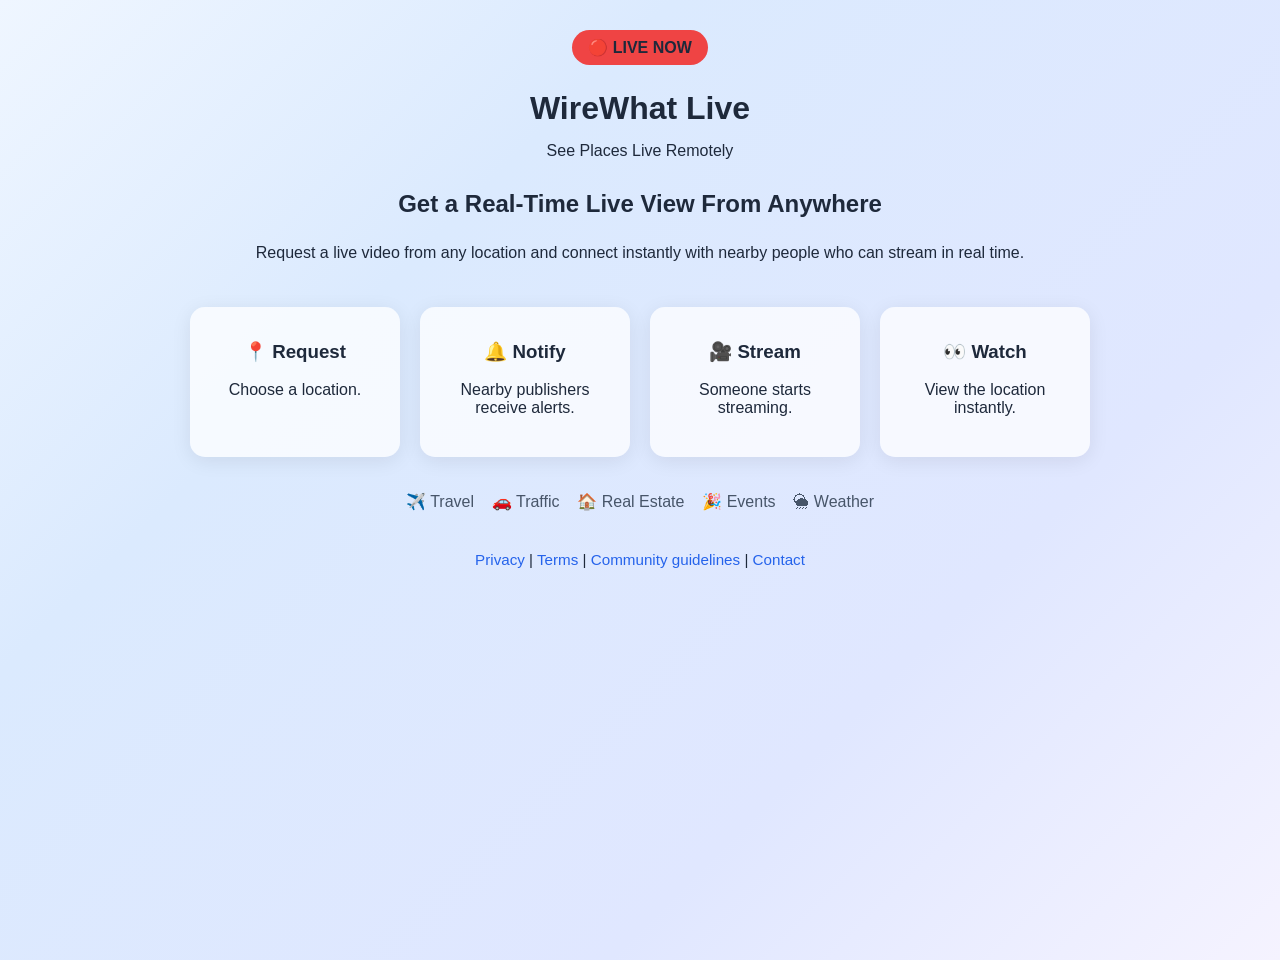
<file: index.html>
<!DOCTYPE html>
<html lang="en">
<head>
    <meta charset="UTF-8">
    <meta name="viewport" content="width=device-width, initial-scale=1.0">
    <title>WireWhat Live</title>
    <link rel="stylesheet" href="style.css">
</head>
<body>

<div class="landing">

    <div class="live-badge">
        🔴 LIVE NOW
    </div>

    <h1>WireWhat Live</h1>

    <p class="tagline">
        See Places Live Remotely
    </p>

    <h2>Get a Real-Time Live View From Anywhere</h2>

    <p class="intro">
        Request a live video from any location and connect instantly with nearby people who can stream in real time.
    </p>

    <div class="cards">

        <div class="card">
            <h3>📍 Request</h3>
            <p>Choose a location.</p>
        </div>

        <div class="card">
            <h3>🔔 Notify</h3>
            <p>Nearby publishers receive alerts.</p>
        </div>

        <div class="card">
            <h3>🎥 Stream</h3>
            <p>Someone starts streaming.</p>
        </div>

        <div class="card">
            <h3>👀 Watch</h3>
            <p>View the location instantly.</p>
        </div>

    </div>

    <div class="usecases">
        ✈️ Travel &nbsp;&nbsp;
        🚗 Traffic &nbsp;&nbsp;
        🏠 Real Estate &nbsp;&nbsp;
        🎉 Events &nbsp;&nbsp;
        🌦 Weather
    </div>


    <footer>
        <a href="privacy.html">Privacy</a> |
        <a href="terms.html">Terms</a> |
        <a href="community.html">Community guidelines</a> |
        <a href="mailto:support@wishlandtechnology.com">Contact</a>
    </footer>

</div>

</body>
</html>
</file>
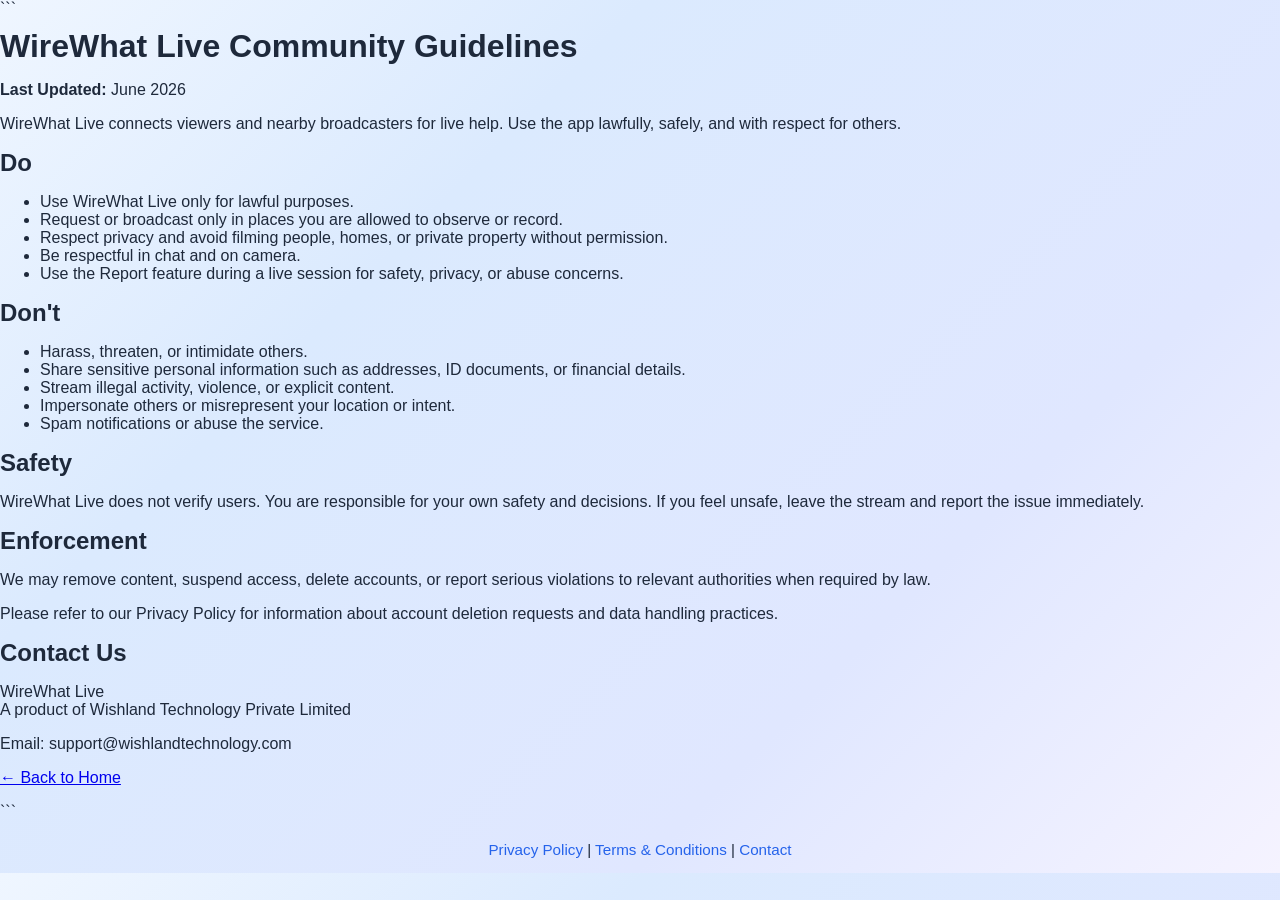
<file: community.html>
<!DOCTYPE html>

<html lang="en">
<head>
    <meta charset="UTF-8">
    <meta name="viewport" content="width=device-width, initial-scale=1.0">
    <title>WireWhat Live Community Guidelines</title>
    <link rel="stylesheet" href="style.css">
</head>
<body>

<div class="container page">

```
<h1>WireWhat Live Community Guidelines</h1>

<p><strong>Last Updated:</strong> June 2026</p>

<p>
    WireWhat Live connects viewers and nearby broadcasters for live help.
    Use the app lawfully, safely, and with respect for others.
</p>

<h2>Do</h2>

<ul>
    <li>Use WireWhat Live only for lawful purposes.</li>
    <li>Request or broadcast only in places you are allowed to observe or record.</li>
    <li>Respect privacy and avoid filming people, homes, or private property without permission.</li>
    <li>Be respectful in chat and on camera.</li>
    <li>Use the Report feature during a live session for safety, privacy, or abuse concerns.</li>
</ul>

<h2>Don't</h2>

<ul>
    <li>Harass, threaten, or intimidate others.</li>
    <li>Share sensitive personal information such as addresses, ID documents, or financial details.</li>
    <li>Stream illegal activity, violence, or explicit content.</li>
    <li>Impersonate others or misrepresent your location or intent.</li>
    <li>Spam notifications or abuse the service.</li>
</ul>

<h2>Safety</h2>

<p>
    WireWhat Live does not verify users. You are responsible for your own
    safety and decisions. If you feel unsafe, leave the stream and report
    the issue immediately.
</p>

<h2>Enforcement</h2>

<p>
    We may remove content, suspend access, delete accounts, or report
    serious violations to relevant authorities when required by law.
</p>

<p>
    Please refer to our Privacy Policy for information about account
    deletion requests and data handling practices.
</p>

<h2>Contact Us</h2>

<p>
    WireWhat Live<br>
    A product of Wishland Technology Private Limited
</p>

<p>
    Email: support@wishlandtechnology.com
</p>

<p>
    <a href="index.html">← Back to Home</a>
</p>
```

</div>
    <footer>
        <p>
            <a href="privacy.html">Privacy Policy</a> |
            <a href="terms.html">Terms & Conditions</a> |
            <a href="mailto:support@wishlandtechnology.com">Contact</a>
        </p>
    </footer>
</body>
</html>
</file>
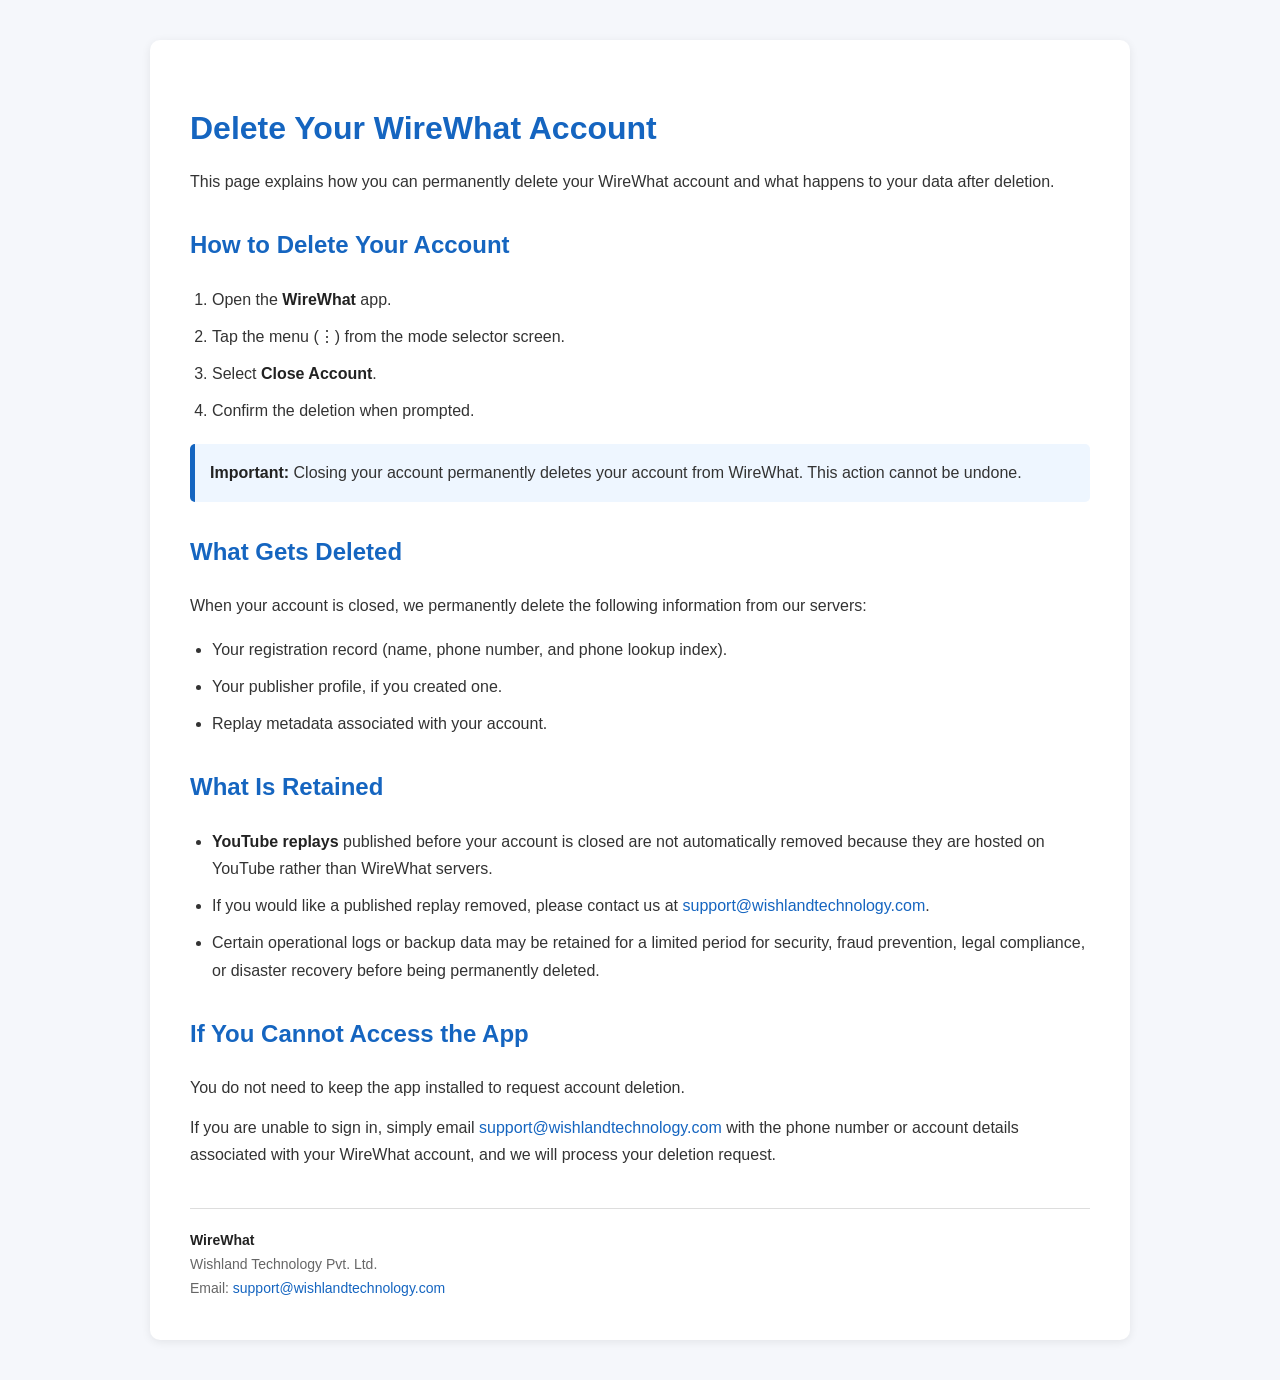
<file: delete-account.html>
<!DOCTYPE html>
<html lang="en">
<head>
    <meta charset="UTF-8">
    <meta name="viewport" content="width=device-width, initial-scale=1.0">
    <title>Delete Your WireWhat Account</title>

    <style>
        body {
            font-family: Arial, Helvetica, sans-serif;
            background: #f5f7fb;
            color: #333;
            margin: 0;
            padding: 0;
            line-height: 1.7;
        }

        .container {
            max-width: 900px;
            margin: 40px auto;
            background: #fff;
            padding: 40px;
            border-radius: 10px;
            box-shadow: 0 2px 10px rgba(0,0,0,0.08);
        }

        h1 {
            color: #1565c0;
            margin-bottom: 10px;
        }

        h2 {
            color: #1565c0;
            margin-top: 30px;
        }

        p {
            margin: 12px 0;
        }

        ul, ol {
            padding-left: 22px;
        }

        li {
            margin-bottom: 10px;
        }

        .note {
            background: #eef6ff;
            border-left: 5px solid #1565c0;
            padding: 15px;
            border-radius: 5px;
            margin: 20px 0;
        }

        .footer {
            margin-top: 40px;
            padding-top: 20px;
            border-top: 1px solid #ddd;
            font-size: 14px;
            color: #666;
        }

        a {
            color: #1565c0;
            text-decoration: none;
        }

        a:hover {
            text-decoration: underline;
        }

        strong {
            color: #222;
        }
    </style>
</head>

<body>

<div class="container">

    <h1>Delete Your WireWhat Account</h1>

    <p>
        This page explains how you can permanently delete your WireWhat account and
        what happens to your data after deletion.
    </p>

    <h2>How to Delete Your Account</h2>

    <ol>
        <li>Open the <strong>WireWhat</strong> app.</li>
        <li>Tap the menu (⋮) from the mode selector screen.</li>
        <li>Select <strong>Close Account</strong>.</li>
        <li>Confirm the deletion when prompted.</li>
    </ol>

    <div class="note">
        <strong>Important:</strong> Closing your account permanently deletes your
        account from WireWhat. This action cannot be undone.
    </div>

    <h2>What Gets Deleted</h2>

    <p>When your account is closed, we permanently delete the following information from our servers:</p>

    <ul>
        <li>Your registration record (name, phone number, and phone lookup index).</li>
        <li>Your publisher profile, if you created one.</li>
        <li>Replay metadata associated with your account.</li>
    </ul>

    <h2>What Is Retained</h2>

    <ul>
        <li>
            <strong>YouTube replays</strong> published before your account is closed are
            not automatically removed because they are hosted on YouTube rather than
            WireWhat servers.
        </li>
        <li>
            If you would like a published replay removed, please contact us at
            <a href="mailto:support@wishlandtechnology.com">support@wishlandtechnology.com</a>.
        </li>
        <li>
            Certain operational logs or backup data may be retained for a limited
            period for security, fraud prevention, legal compliance, or disaster
            recovery before being permanently deleted.
        </li>
    </ul>

    <h2>If You Cannot Access the App</h2>

    <p>
        You do not need to keep the app installed to request account deletion.
    </p>

    <p>
        If you are unable to sign in, simply email
        <a href="mailto:support@wishlandtechnology.com">support@wishlandtechnology.com</a>
        with the phone number or account details associated with your WireWhat
        account, and we will process your deletion request.
    </p>

    <div class="footer">
        <strong>WireWhat</strong><br>
        Wishland Technology Pvt. Ltd.<br>
        Email:
        <a href="mailto:support@wishlandtechnology.com">
            support@wishlandtechnology.com
        </a>
    </div>

</div>

</body>
</html>
</file>
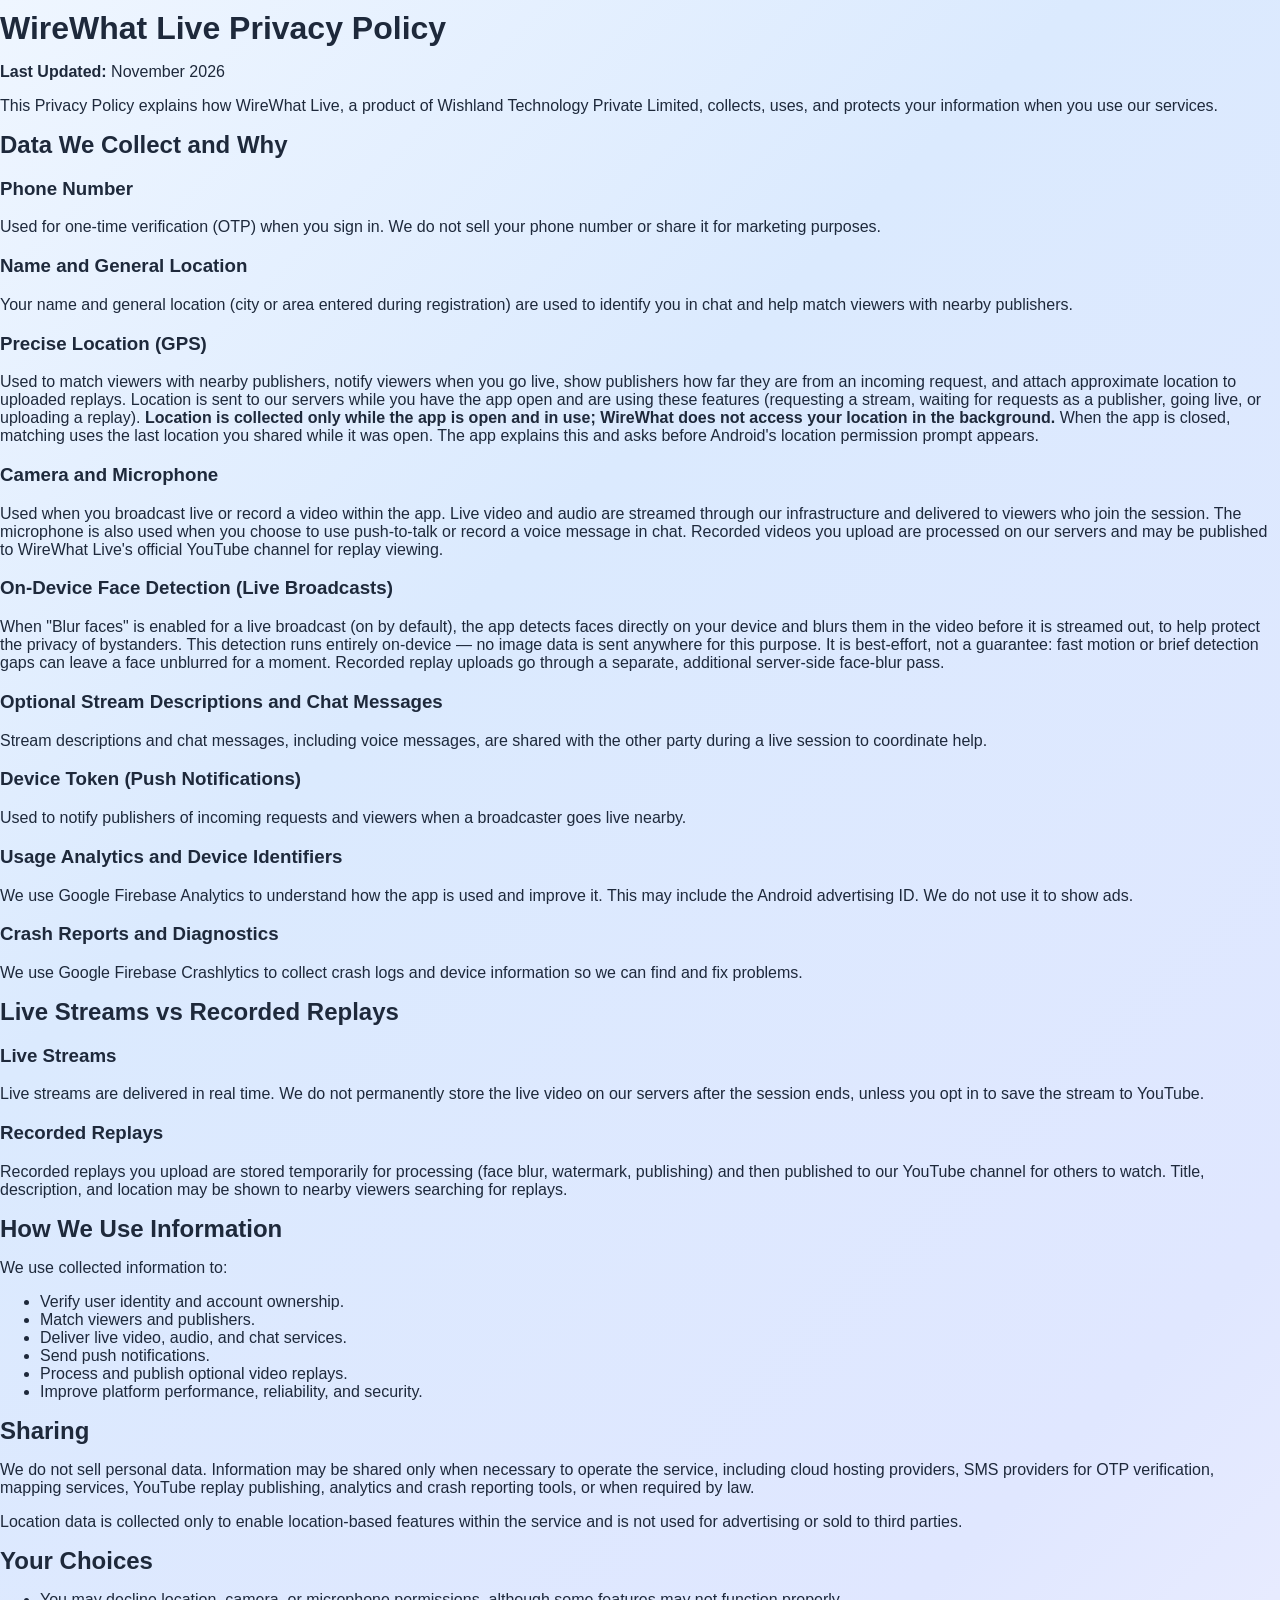
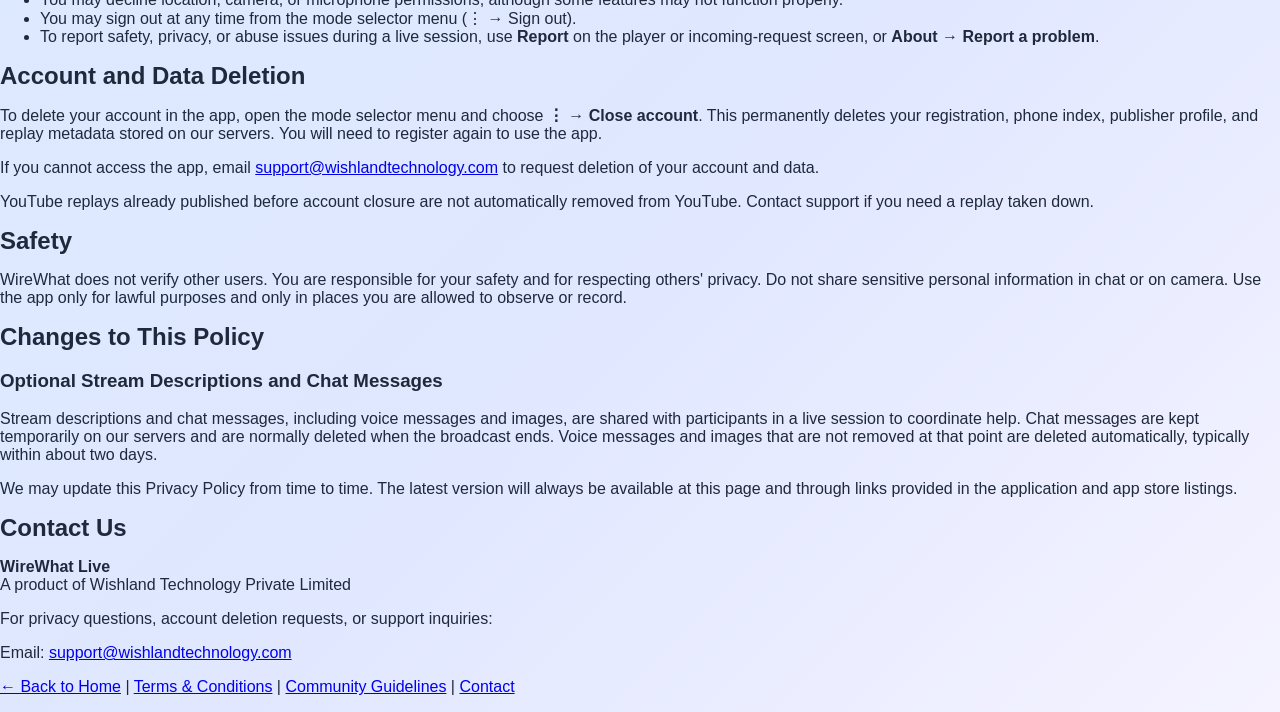
<file: privacy.html>
<!DOCTYPE html>
<html lang="en">
<head>
    <meta charset="UTF-8">
    <meta name="viewport" content="width=device-width, initial-scale=1.0">
    <title>WireWhat Live Privacy Policy</title>
    <link rel="stylesheet" href="style.css">
</head>
<body>

<div class="container page">

    <h1>WireWhat Live Privacy Policy</h1>

    <p><strong>Last Updated:</strong> November 2026</p>

    <p>
        This Privacy Policy explains how WireWhat Live, a product of Wishland Technology Private Limited,
        collects, uses, and protects your information when you use our services.
    </p>

    <h2>Data We Collect and Why</h2>

    <h3>Phone Number</h3>
    <p>
        Used for one-time verification (OTP) when you sign in. We do not sell your
        phone number or share it for marketing purposes.
    </p>

    <h3>Name and General Location</h3>
    <p>
        Your name and general location (city or area entered during registration)
        are used to identify you in chat and help match viewers with nearby publishers.
    </p>

    <h3>Precise Location (GPS)</h3>
    <p>
        Used to match viewers with nearby publishers, notify viewers when you go live,
        show publishers how far they are from an incoming request, and attach approximate
        location to uploaded replays. Location is sent to our servers while you have the app open
        and are using these features (requesting a stream, waiting for requests as a publisher,
        going live, or uploading a replay).
        <strong>Location is collected only while the app is open and in use; WireWhat does not
        access your location in the background.</strong>
        When the app is closed, matching uses the last location you shared while it was open.
        The app explains this and asks before Android's location permission prompt appears.
    </p>

    <h3>Camera and Microphone</h3>
    <p>
        Used when you broadcast live or record a video within the app. Live video and
        audio are streamed through our infrastructure and delivered to viewers who join
        the session. The microphone is also used when you choose to use push-to-talk or
        record a voice message in chat. Recorded videos you upload are processed on our servers
        and may be published to WireWhat Live's official YouTube channel for replay viewing.
    </p>

    <h3>On-Device Face Detection (Live Broadcasts)</h3>
    <p>
        When "Blur faces" is enabled for a live broadcast (on by default), the app detects faces directly
        on your device and blurs them in the video before it is streamed out, to help protect the privacy of
        bystanders. This detection runs entirely on-device &mdash; no image data is sent anywhere for this purpose.
        It is best-effort, not a guarantee: fast motion or brief detection gaps can leave a face unblurred
        for a moment. Recorded replay uploads go through a separate, additional server-side face-blur pass.
    </p>

    <h3>Optional Stream Descriptions and Chat Messages</h3>
    <p>
        Stream descriptions and chat messages, including voice messages, are shared with the
        other party during a live session to coordinate help.
    </p>

    <h3>Device Token (Push Notifications)</h3>
    <p>
        Used to notify publishers of incoming requests and viewers when a broadcaster goes live nearby.
    </p>

    <h3>Usage Analytics and Device Identifiers</h3>
    <p>
        We use Google Firebase Analytics to understand how the app is used and improve it.
        This may include the Android advertising ID. We do not use it to show ads.
    </p>

    <h3>Crash Reports and Diagnostics</h3>
    <p>
        We use Google Firebase Crashlytics to collect crash logs and device information
        so we can find and fix problems.
    </p>

    <h2>Live Streams vs Recorded Replays</h2>

    <h3>Live Streams</h3>
    <p>
        Live streams are delivered in real time. We do not permanently store the live video on our
        servers after the session ends, unless you opt in to save the stream to YouTube.
    </p>

    <h3>Recorded Replays</h3>
    <p>
        Recorded replays you upload are stored temporarily for processing (face blur, watermark, publishing)
        and then published to our YouTube channel for others to watch. Title, description, and location
        may be shown to nearby viewers searching for replays.
    </p>

    <h2>How We Use Information</h2>

    <p>We use collected information to:</p>

    <ul>
        <li>Verify user identity and account ownership.</li>
        <li>Match viewers and publishers.</li>
        <li>Deliver live video, audio, and chat services.</li>
        <li>Send push notifications.</li>
        <li>Process and publish optional video replays.</li>
        <li>Improve platform performance, reliability, and security.</li>
    </ul>

    <h2>Sharing</h2>

    <p>
        We do not sell personal data. Information may be shared only when necessary
        to operate the service, including cloud hosting providers, SMS providers for
        OTP verification, mapping services, YouTube replay publishing, analytics and
        crash reporting tools, or when required by law.
    </p>

    <p>
        Location data is collected only to enable location-based features within the
        service and is not used for advertising or sold to third parties.
    </p>

    <h2>Your Choices</h2>

    <ul>
        <li>You may decline location, camera, or microphone permissions, although some features may not function properly.</li>
        <li>You may sign out at any time from the mode selector menu (⋮ → Sign out).</li>
        <li>
            To report safety, privacy, or abuse issues during a live session, use <strong>Report</strong> on the
            player or incoming-request screen, or <strong>About → Report a problem</strong>.
        </li>
    </ul>

    <h2 id="account-deletion">Account and Data Deletion</h2>

    <p>
        To delete your account in the app, open the mode selector menu and choose
        <strong>⋮ → Close account</strong>. This permanently deletes your registration, phone index,
        publisher profile, and replay metadata stored on our servers. You will need to register again
        to use the app.
    </p>

    <p>
        If you cannot access the app, email
        <a href="mailto:support@wishlandtechnology.com">support@wishlandtechnology.com</a>
        to request deletion of your account and data.
    </p>

    <p>
        YouTube replays already published before account closure are not automatically removed from YouTube.
        Contact support if you need a replay taken down.
    </p>

    <h2>Safety</h2>

    <p>
        WireWhat does not verify other users. You are responsible for your safety and for respecting others' privacy.
        Do not share sensitive personal information in chat or on camera. Use the app only for lawful purposes and only
        in places you are allowed to observe or record.
    </p>

    <h2>Changes to This Policy</h2>
	<h3>Optional Stream Descriptions and Chat Messages</h3>
    
	<p>
        Stream descriptions and chat messages, including voice messages and images, are shared with
        participants in a live session to coordinate help. Chat messages are kept temporarily on our
        servers and are normally deleted when the broadcast ends. Voice messages and images that are
        not removed at that point are deleted automatically, typically within about two days.
    </p>

    <p>
        We may update this Privacy Policy from time to time. The latest version will
        always be available at this page and through links provided in the application
        and app store listings.
    </p>

    <h2>Contact Us</h2>

    <p>
        <strong>WireWhat Live</strong><br>
        A product of Wishland Technology Private Limited
    </p>

    <p>
        For privacy questions, account deletion requests, or support inquiries:
    </p>

    <p>
        Email: <a href="mailto:support@wishlandtechnology.com">support@wishlandtechnology.com</a>
    </p>

    <p>
        <a href="index.html">← Back to Home</a> |
        <a href="terms.html">Terms &amp; Conditions</a> |
        <a href="community.html">Community Guidelines</a> |
        <a href="mailto:support@wishlandtechnology.com">Contact</a>
    </p>

</div>
</body>
</html>
</file>
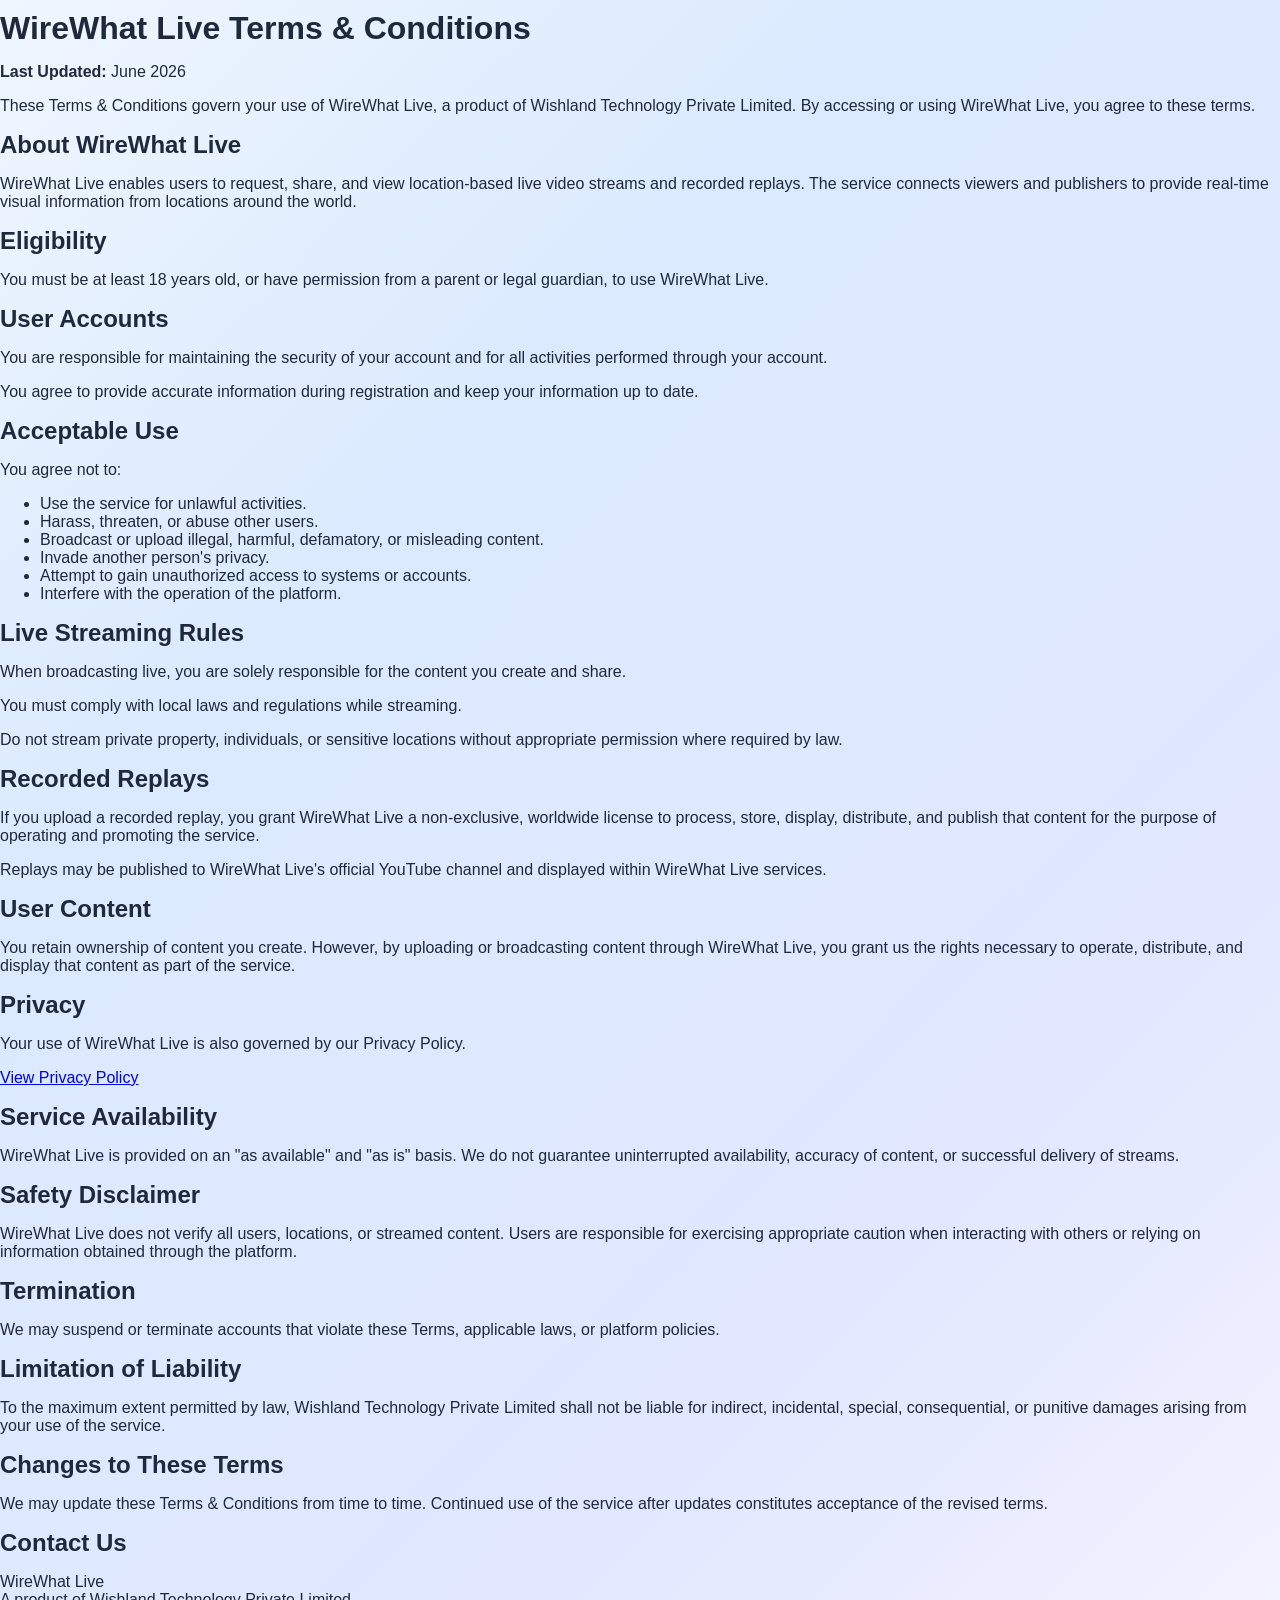
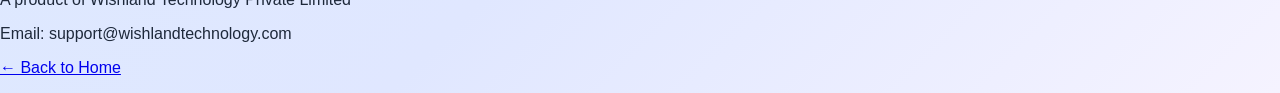
<file: terms.html>
<!DOCTYPE html>
<html lang="en">
<head>
    <meta charset="UTF-8">
    <meta name="viewport" content="width=device-width, initial-scale=1.0">
    <title>WireWhat Live Terms & Conditions</title>
    <link rel="stylesheet" href="style.css">
</head>
<body>

<div class="container page">

    <h1>WireWhat Live Terms & Conditions</h1>

    <p><strong>Last Updated:</strong> June 2026</p>

    <p>
        These Terms & Conditions govern your use of WireWhat Live, a product of
        Wishland Technology Private Limited. By accessing or using WireWhat Live,
        you agree to these terms.
    </p>

    <h2>About WireWhat Live</h2>

    <p>
        WireWhat Live enables users to request, share, and view location-based live
        video streams and recorded replays. The service connects viewers and
        publishers to provide real-time visual information from locations around
        the world.
    </p>

    <h2>Eligibility</h2>

    <p>
        You must be at least 18 years old, or have permission from a parent or
        legal guardian, to use WireWhat Live.
    </p>

    <h2>User Accounts</h2>

    <p>
        You are responsible for maintaining the security of your account and
        for all activities performed through your account.
    </p>

    <p>
        You agree to provide accurate information during registration and keep
        your information up to date.
    </p>

    <h2>Acceptable Use</h2>

    <p>You agree not to:</p>

    <ul>
        <li>Use the service for unlawful activities.</li>
        <li>Harass, threaten, or abuse other users.</li>
        <li>Broadcast or upload illegal, harmful, defamatory, or misleading content.</li>
        <li>Invade another person's privacy.</li>
        <li>Attempt to gain unauthorized access to systems or accounts.</li>
        <li>Interfere with the operation of the platform.</li>
    </ul>

    <h2>Live Streaming Rules</h2>

    <p>
        When broadcasting live, you are solely responsible for the content you
        create and share.
    </p>

    <p>
        You must comply with local laws and regulations while streaming.
    </p>

    <p>
        Do not stream private property, individuals, or sensitive locations
        without appropriate permission where required by law.
    </p>

    <h2>Recorded Replays</h2>

    <p>
        If you upload a recorded replay, you grant WireWhat Live a non-exclusive,
        worldwide license to process, store, display, distribute, and publish
        that content for the purpose of operating and promoting the service.
    </p>

    <p>
        Replays may be published to WireWhat Live's official YouTube channel and
        displayed within WireWhat Live services.
    </p>

    <h2>User Content</h2>

    <p>
        You retain ownership of content you create. However, by uploading or
        broadcasting content through WireWhat Live, you grant us the rights necessary
        to operate, distribute, and display that content as part of the service.
    </p>

    <h2>Privacy</h2>

    <p>
        Your use of WireWhat Live is also governed by our Privacy Policy.
    </p>

    <p>
        <a href="privacy.html">View Privacy Policy</a>
    </p>

    <h2>Service Availability</h2>

    <p>
        WireWhat Live is provided on an "as available" and "as is" basis.
        We do not guarantee uninterrupted availability, accuracy of content,
        or successful delivery of streams.
    </p>

    <h2>Safety Disclaimer</h2>

    <p>
        WireWhat Live does not verify all users, locations, or streamed content.
        Users are responsible for exercising appropriate caution when interacting
        with others or relying on information obtained through the platform.
    </p>

    <h2>Termination</h2>

    <p>
        We may suspend or terminate accounts that violate these Terms,
        applicable laws, or platform policies.
    </p>

    <h2>Limitation of Liability</h2>

    <p>
        To the maximum extent permitted by law, Wishland Technology Private
        Limited shall not be liable for indirect, incidental, special,
        consequential, or punitive damages arising from your use of the service.
    </p>

    <h2>Changes to These Terms</h2>

    <p>
        We may update these Terms & Conditions from time to time. Continued use
        of the service after updates constitutes acceptance of the revised terms.
    </p>

    <h2>Contact Us</h2>

    <p>
        WireWhat Live<br>
        A product of Wishland Technology Private Limited
    </p>

    <p>
        Email: support@wishlandtechnology.com
    </p>

    <p>
        <a href="index.html">← Back to Home</a>
    </p>

</div>

</body>
</html>
</file>
<file: style.css>
body {
    margin: 0;
    font-family: Arial, sans-serif;

    background:
        linear-gradient(
            135deg,
            #eff6ff 0%,
            #dbeafe 30%,
            #e0e7ff 70%,
            #f5f3ff 100%
        );

    color: #1e293b;
}
.landing {
min-height: 100vh;
display: flex;
flex-direction: column;
align-items: center;

padding: 30px 20px;

text-align: center;

}

.live-badge {
background: #ef4444;
padding: 8px 16px;
border-radius: 20px;
font-weight: bold;
margin-bottom: 15px;
}

h1 {
    margin: 10px 0;
}

.tagline {
    margin: 5px 0 20px;
}

h2 {
    margin: 10px 0;
}

.intro {
    margin-bottom: 20px;
}

.usecases {
    color: #475569;
}
.cards {
display: flex;
justify-content: center;
gap: 20px;
flex-wrap: wrap;

max-width: 900px;

margin: 25px 0;

}

.card {
width: 180px;
min-height: 120px;

background: rgba(255,255,255,0.75);
border-radius: 15px;
padding: 15px;

box-shadow: 0 4px 20px rgba(0,0,0,0.08);

}
.btn {
    background: linear-gradient(
        135deg,
        #60a5fa,
        #818cf8
    );

    color: white;

    padding: 15px 35px;

    border-radius: 50px;

    text-decoration: none;

    font-weight: bold;
}

.usecases {
margin-top: 10px;
margin-bottom: 20px;

color: #475569;

font-size: 1rem;

}

footer {
margin-top: 20px;
text-align: center;

font-size: 0.95rem;

}

footer a {
color: #2563eb;
text-decoration: none;
}
</file>
